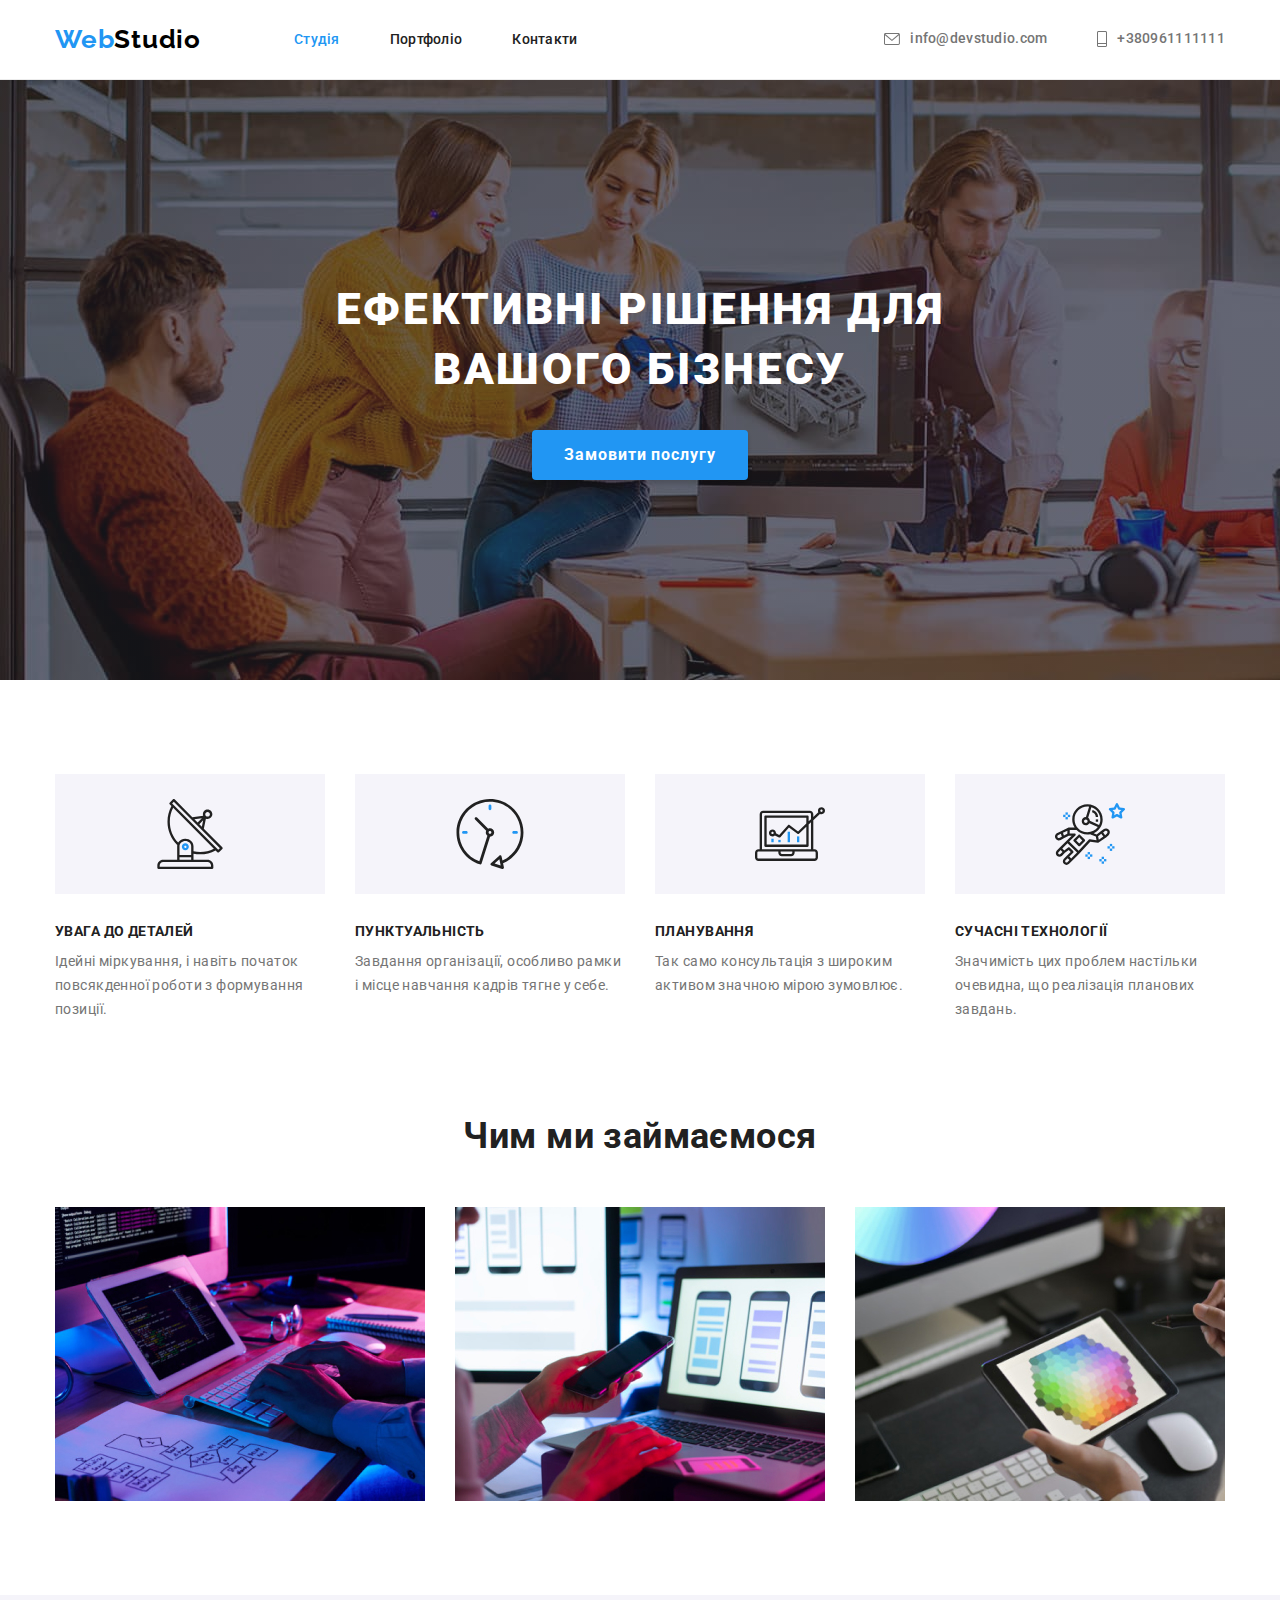
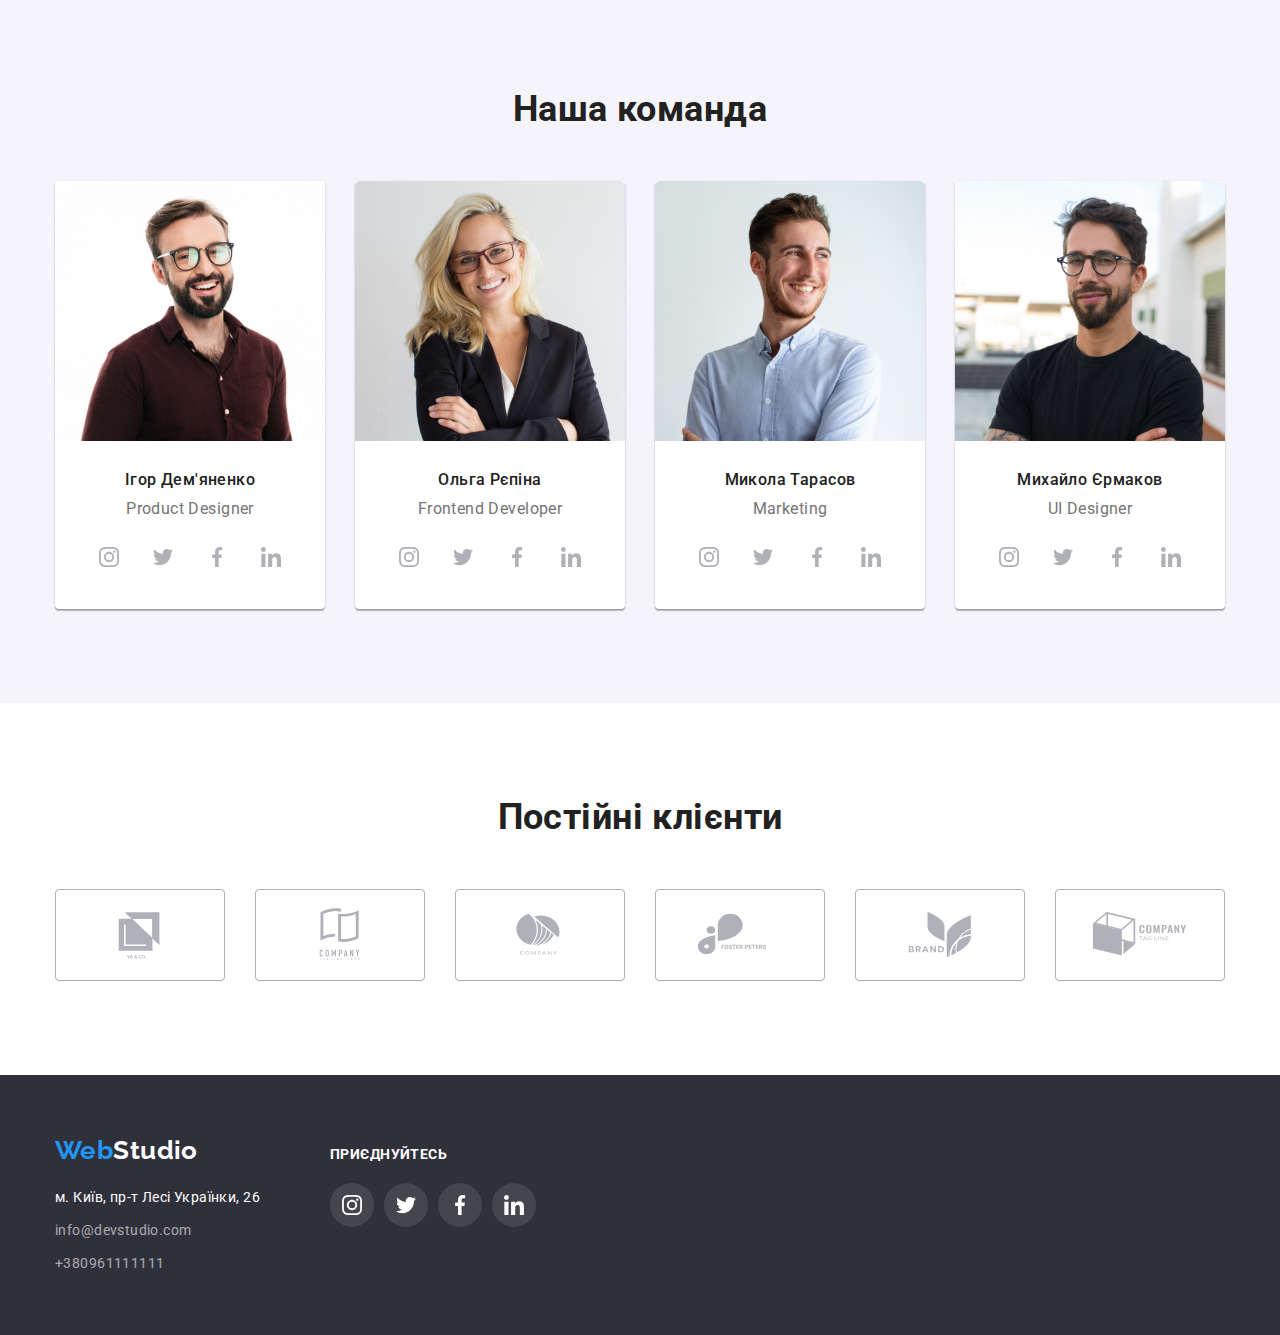
<file: index.html>
<!DOCTYPE html>
<html lang="uk">

<head>
  <meta charset="UTF-8" />
  <meta http-equiv="X-UA-Compatible" content="IE=edge" />
  <meta name="viewport" content="width=device-width, initial-scale=1.0" />
  <title>Головна</title>
  <link rel="preconnect" href="https://fonts.gstatic.com" />
  <link href="https://fonts.googleapis.com/css2?family=Raleway:wght@700&family=Roboto:wght@400;500;700;900&display=swap"
    rel="stylesheet" />
  <link rel="stylesheet"
    href="https://cdnjs.cloudflare.com/ajax/libs/modern-normalize/1.0.0/modern-normalize.min.css" />
  <link rel="stylesheet" href="./css/styles.css">
</head>

<body>
  <!--Header-->
  <header class="header">
    <div class="container">
      <nav class="navigation">
        <a class="logo" href="./index.html">
          <span class="span">Web</span>Studio
        </a>
        <ul class="list header-list">
          <li class="header-item"><a href="./index.html" class="link current">Студія</a></li>
          <li class="header-item"><a href="./portfolio.html" class="link">Портфоліо</a></li>
          <li class="header-item"><a href="#" class="link">Контакти</a></li>
        </ul>
      </nav>
      <div class="header-address">
        <ul class="header-address_group">
          <li><a href="mailto:info@devstudio.com" class="link_address">
              <svg class="icon-header" width="16" height="12">
                <use href="./images/icons/icons.svg#mail"></use>
              </svg>info@devstudio.com</a>
          </li>
          <li><a href="tel:+380961111111" class="link_address">
              <svg class="icon-header" width="10" height="16">
                <use href="./images/icons/icons.svg#phone"></use>
              </svg>+380961111111</a>
          </li>
        </ul>
      </div>
    </div>
  </header>
  <!--content-->
  <main>
    <section class="section-caption section ">
      <div class="container">
        <h1 class="section-slogan">Ефективні рішення для вашого бізнесу</h1>
        <button type="button" class="button">Замовити послугу</button>
      </div>
    </section>
    <section class="benefits section">
      <!--work-->
      <div class="container">
        <h2 class="visually-hidden">Наші особливості</h2>
        <ul class="list-subtitle">
          <li class="list-subtitle_benefits">
            <div class="list-icon">
              <svg class="icon_benefits" width="70" height="70">
                <use href="./images/icons/icons.svg#antenna"></use>
              </svg>
            </div>
            <h3 class="subtitle">Увага до деталей</h3>
            <p class="list">Ідейні міркування, і навіть початок повсякденної роботи з формування позиції.</p>
          </li>
          <li class="list-subtitle_benefits">
            <div class="list-icon">
              <svg class="icon_benefits" width="70" height="70">
                <use href="./images/icons/icons.svg#watch"></use>
              </svg>
            </div>
            <h3 class="subtitle">Пунктуальність</h3>
            <p class="list">Завдання організації, особливо рамки і місце навчання кадрів тягне у себе.</p>
          </li>
          <li class="list-subtitle_benefits">
            <div class="list-icon">
              <svg class="icon_benefits" width="70" height="70">
                <use href="./images/icons/icons.svg#chart"></use>
              </svg>
            </div>
            <h3 class="subtitle">Планування</h3>
            <p class="list">Так само консультація з широким активом значною мірою зумовлює.</p>
          </li>
          <li class="list-subtitle_benefits">
            <div class="list-icon">
              <svg class="icon_benefits" width="70" height="70">
                <use href="./images/icons/icons.svg#astronaut"></use>
              </svg>
            </div>
            <h3 class="subtitle">Сучасні технології</h3>
            <p class="list">Значимість цих проблем настільки очевидна, що реалізація планових завдань.</p>
          </li>
        </ul>
      </div>
    </section>
    <!--details-->
    <section class="section-details section">
      <div class=" container">
        <h2 class="tagline">Чим ми займаємося</h2>
        <ul class="tagline-list">
          <li>
            <img class="img" src="./images/комп.1.jpg" alt="фото людини за роботою" width="370" height="294" />
          </li>
          <li>
            <img class="img" src="./images/комп.2.jpg" alt="фото людини з телефоном" width="370" height="294" />
          </li>
          <li>
            <img class="img" src="./images/комп.3.jpg" alt="фото людини яка обирає колір" width="370" height="294" />
          </li>
        </ul>
      </div>
    </section>
    <!--employee-->
    <section class="section_employee section">
      <div class="container">
        <h2 class="tagline">Наша команда</h2>
        <ul class="list_employee_item">
          <li class="box">
            <img class="img-employee" src=" ./images/Ігор.jpg" alt="фото першого працівника" width="270" height="260" />
            <div class="employee-content">
              <h3 class="list_employee">Ігор Дем'яненко</h3>
              <p class="desc">Product Designer</p>
              <ul class="social-list list">
                <li class="social-list_item">
                  <a class="social-list_link" href="https://instagram.com" target="_blank" rel="noopener noreferrer"
                    aria-label="Instagram">
                    <svg class="icon" width="20" height="20">
                      <use href="./images/icons/icons.svg#instagram"></use>
                    </svg></a>
                </li>
                <li class="social-list_item">
                  <a class="social-list_link" href="https://twitter.com" target="_blank" rel="noopener noreferrer"
                    aria-label="Twitter">
                    <svg class="icon" width="20" height="20">
                      <use href="./images/icons/icons.svg#twitter"></use>
                    </svg>
                  </a>
                </li>
                <li class="social-list_item"><a class="social-list_link" href="https://facebook.com" target="_blank"
                    rel="noopener noreferrer" aria-label="Facebook">
                    <svg class=" icon" width="20" height="20">
                      <use href="./images/icons/icons.svg#facebook"></use>
                    </svg>
                  </a></li>
                <li class="social-list_item"><a class="social-list_link" href="https://linkedin.com" target="_blank"
                    rel="noopener noreferrer" aria-label="LinkedIn">
                    <svg class=" icon" width="20" height="20">
                      <use href="./images/icons/icons.svg#linkedin"></use>
                    </svg>
                  </a>
                </li>
              </ul>
            </div>
          </li>
          <li class="box">
            <img class="img-employee" src=" ./images/Ольга.jpg" alt="фото другого працівника" width="270"
              height="260" />
            <div class="employee-content">
              <h3 class="list_employee">Ольга Рєпіна</h3>
              <p class="desc">Frontend Developer</p>
              <ul class="social-list list">
                <li class="social-list_item"><a class="social-list_link" href="https://instagram.com" target="_blank"
                    rel="noopener noreferrer" aria-label="Instagram">
                    <svg class="icon" width="20" height="20">
                      <use href="./images/icons/icons.svg#instagram"></use>
                    </svg></a></li>
                <li class="social-list_item"><a class="social-list_link" href="https://twitter.com" target="_blank"
                    rel="noopener noreferrer" aria-label="Twitter">
                    <svg class="icon" width="20" height="20">
                      <use href="./images/icons/icons.svg#twitter"></use>
                    </svg>
                  </a></li>
                <li class="social-list_item"><a class="social-list_link" href="https://facebook.com" target="_blank"
                    rel="noopener noreferrer" aria-label="Facebook">
                    <svg class="icon" width="20" height="20">
                      <use href="./images/icons/icons.svg#facebook"></use>
                    </svg>
                  </a></li>
                <li class="social-list_item"><a class="social-list_link" href="https://linkedin.com" target="_blank"
                    rel="noopener noreferrer" aria-label="LinkedIn">
                    <svg class="icon" width="20" height="20">
                      <use href="./images/icons/icons.svg#linkedin"></use>
                    </svg>
                  </a>
                </li>
              </ul>
            </div>
          </li>
          <li class="box">
            <img class="img-employee" src=" ./images/Микола.jpg" alt="фото третього працівника" width="270"
              height="260" />
            <div class="employee-content">
              <h3 class="list_employee">Микола Тарасов</h3>
              <p class="desc">Marketing</p>
              <ul class="social-list list">
                <li class="social-list_item"><a class="social-list_link" href="https://instagram.com" target="_blank"
                    rel="noopener noreferrer" aria-label="Instagram">
                    <svg class="icon" width="20" height="20">
                      <use href="./images/icons/icons.svg#instagram"></use>
                    </svg></a></li>
                <li class="social-list_item"><a class="social-list_link" href="https://twitter.com" target="_blank"
                    rel="noopener noreferrer" aria-label="Twitter">
                    <svg class="icon" width="20" height="20">
                      <use href="./images/icons/icons.svg#twitter"></use>
                    </svg>
                  </a></li>
                <li class="social-list_item"><a class="social-list_link" href="https://facebook.com" target="_blank"
                    rel="noopener noreferrer" aria-label="Facebook">
                    <svg class="icon" width="20" height="20">
                      <use href="./images/icons/icons.svg#facebook"></use>
                    </svg>
                  </a></li>
                <li class="social-list_item"><a class="social-list_link" href="https://linkedin.com" target="_blank"
                    rel="noopener noreferrer" aria-label="LinkedIn">
                    <svg class="icon" width="20" height="20">
                      <use href="./images/icons/icons.svg#linkedin"></use>
                    </svg>
                  </a>
                </li>
              </ul>
            </div>
          </li>
          <li class="box">
            <img class="img-employee" src=" ./images/Михайло.jpg" alt="фото четвертого працівника" width="270"
              height="260" />
            <div class="employee-content">
              <h3 class="list_employee">Михайло Єрмаков</h3>
              <p class="desc">UI Designer</p>
              <ul class="social-list list">
                <li class="social-list_item"><a class="social-list_link" href="https://instagram.com" target="_blank"
                    rel="noopener noreferrer" aria-label="Instagram">
                    <svg class="icon" width="20" height="20">
                      <use href="./images/icons/icons.svg#instagram"></use>
                    </svg>
                  </a>
                </li>
                <li class="social-list_item"><a class="social-list_link" href="https://twitter.com" target="_blank"
                    rel="noopener noreferrer" aria-label="Twitter">
                    <svg class="icon" width="20" height="20">
                      <use href="./images/icons/icons.svg#twitter"></use>
                    </svg>
                  </a></li>
                <li class="social-list_item"><a class="social-list_link" href="https://facebook.com" target="_blank"
                    rel="noopener noreferrer" aria-label="Facebook">
                    <svg class="icon" width="20" height="20">
                      <use href="./images/icons/icons.svg#facebook"></use>
                    </svg>
                  </a></li>
                <li class="social-list_item"><a class="social-list_link" href="https://linkedin.com" target="_blank"
                    rel="noopener noreferrer" aria-label="LinkedIn">
                    <svg class="icon" width="20" height="20">
                      <use href="./images/icons/icons.svg#linkedin"></use>
                    </svg>
                  </a>
                </li>
              </ul>
            </div>
          </li>
        </ul>
      </div>
    </section>
    <!--Clients-->
    <section class="section_clients section">
      <div class="container">
        <h2 class="tagline">Постійні клієнти</h2>
        <ul class="clients-list">
          <li class="clients-list_item"><a class="clients-list_link" href="#">
              <svg class="icon-clients" width="106" height="60">
                <use href="./images/icons/icons.svg#ya-co"></use>
              </svg>
            </a></li>
          <li class="clients-list_item"><a class="clients-list_link" href="">
              <svg class="icon-clients" width="106" height="60">
                <use href="./images/icons/icons.svg#company"></use>
              </svg>
            </a></li>
          <li class="clients-list_item"><a class="clients-list_link" href="">
              <svg class="icon-clients" width="106" height="60">
                <use href="./images/icons/icons.svg#company3"></use>
              </svg>
            </a></li>
          <li class="clients-list_item"><a class="clients-list_link" href="">
              <svg class="icon-clients" width="106" height="60">
                <use href="./images/icons/icons.svg#foster"></use>
              </svg>
            </a></li>
          <li class="clients-list_item"><a class="clients-list_link" href="">
              <svg class="icon-clients" width="106" height="60">
                <use href="./images/icons/icons.svg#brand"></use>
              </svg>
            </a>
          </li>
          <li class="clients-list_item"><a class="clients-list_link" href="">
              <svg class="icon-clients" width="106" height="60">
                <use href="./images/icons/icons.svg#tagline"></use>
              </svg>
            </a>
          </li>
        </ul>
      </div>
    </section>
  </main>
  <!-- footer-->
  <footer class="footer">
    <div class="container">
      <div>
        <a class="logo-footer" href="./index.html">
          Web<span class="span-footer">Studio</span>
        </a>
        <address class="address-footer">
          <ul>
            <li class="adress-item">
              <a href="http://google.com" target="_blank" rel="noopener noreferrer nofallow" class="footer-address">м.
                Київ,
                пр-т
                Лесі
                Українки,
                26</a>
            </li>
            <li class="adress-item">
              <a href="mailto:info@devstudio.com" class="footer-address_contact">info@devstudio.com</a>
            </li>
            <li class="adress-item">
              <a href="tel:+380961111111" class="footer-address_contact">+380961111111</a>
            </li>
          </ul>
        </address>
      </div>
      <div class="footer-container-slogan">
        <p class="footer-social">Приєднуйтесь</p>
        <ul class="footer-social-list">
          <li class="footer-social-list_item"><a class="footer-social-link" href="https://instagram.com" target="_blank"
              rel="noopener noreferrer" aria-label="Instagram">
              <svg class="icon-footer" width="20" height="20">
                <use href="./images/icons/icons.svg#instagram"></use>
              </svg>
            </a>
          </li>
          <li class="footer-social-list_item"><a class="footer-social-link" href="https://twitter.com" target="_blank"
              rel="noopener noreferrer" aria-label="Twitter">
              <svg class="icon-footer" width="20" height="20">
                <use href="./images/icons/icons.svg#twitter"></use>
              </svg>
            </a>
          </li>
          <li class="footer-social-list_item"><a class="footer-social-link" href="https://facebook.com" target="_blank"
              rel="noopener noreferrer" aria-label="Facebook">
              <svg class="icon-footer" width="20" height="20">
                <use href="./images/icons/icons.svg#facebook"></use>
              </svg>
            </a>
          </li>
          <li class="footer-social-list_item"><a class="footer-social-link" href="https://linkedin.com" target="_blank"
              rel="noopener noreferrer" aria-label="LinkedIn">
              <svg class="icon-footer" width="20" height="20">
                <use href="./images/icons/icons.svg#linkedin"></use>
              </svg>
            </a>
          </li>
        </ul>
      </div>
    </div>
  </footer>
</body>

</html>
</file>
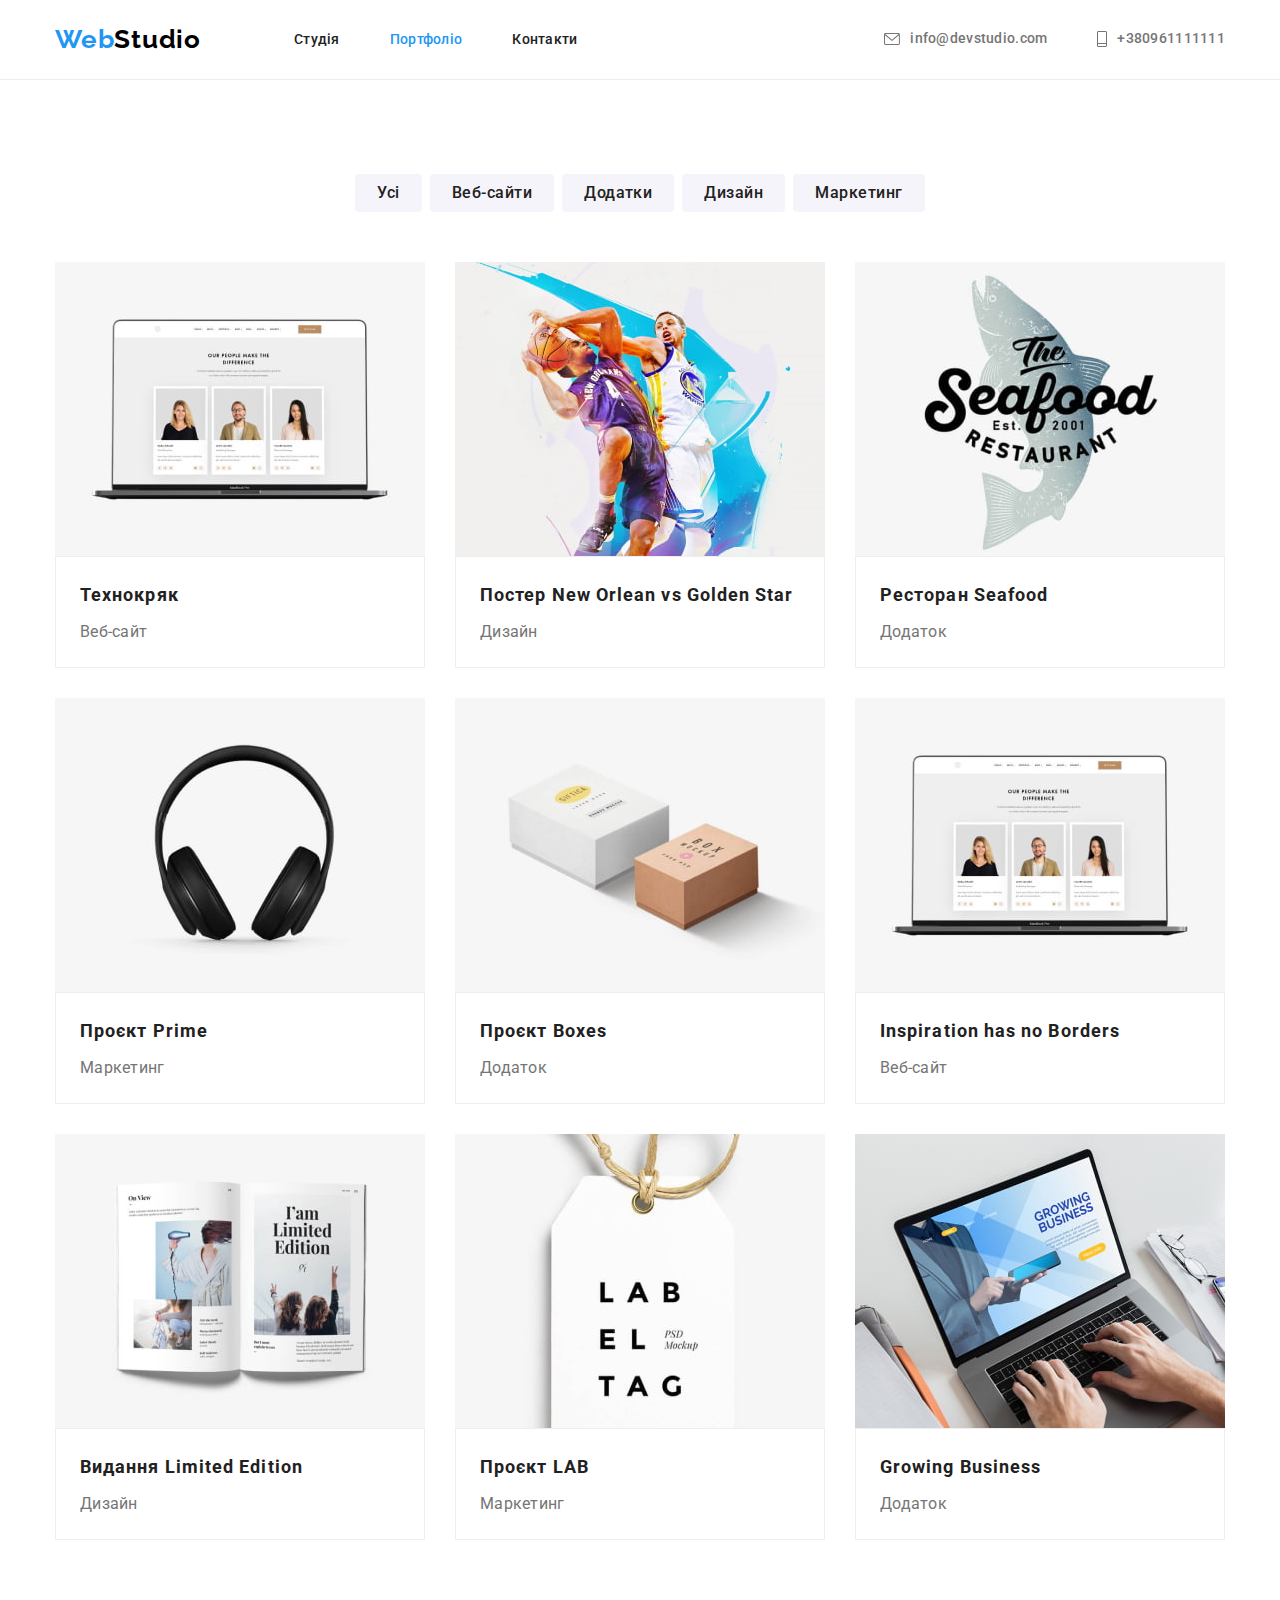
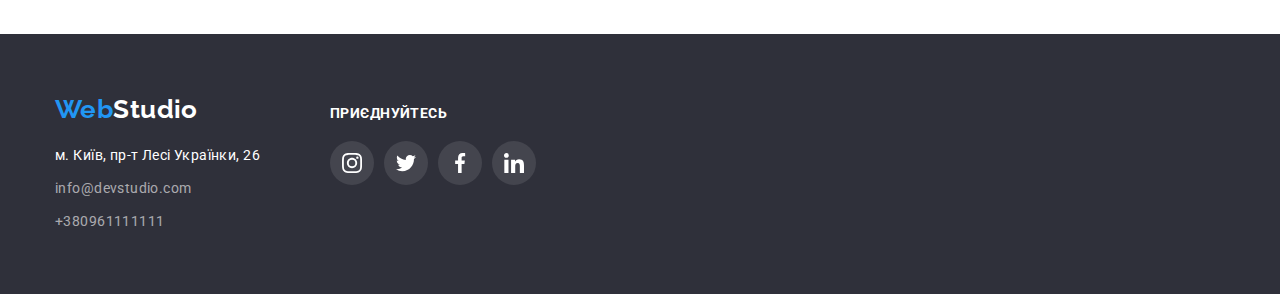
<file: portfolio.html>
<!DOCTYPE html>
<html lang="uk">

<head>
    <meta charset="UTF-8">
    <meta http-equiv="X-UA-Compatible" content="IE=edge">
    <meta name="viewport" content="width=device-width, initial-scale=1.0">
    <title>Портфоліо</title>
    <link rel="preconnect" href="https://fonts.gstatic.com" />
    <link
        href="https://fonts.googleapis.com/css2?family=Raleway:wght@700&family=Roboto:wght@400;500;700;900&display=swap"
        rel="stylesheet" />
    <link rel="stylesheet"
        href="https://cdnjs.cloudflare.com/ajax/libs/modern-normalize/1.0.0/modern-normalize.min.css" />
    <link rel="stylesheet" href="./css/styles.css">
</head>

<body>
    <!--Header-->
    <header class="header">
        <div class="container">
            <nav class="navigation">
                <a class="logo" href="./index.html">
                    <span class="span">Web</span>Studio
                </a>
                <ul class="list header-list">
                    <li class="header-item"><a href="./index.html" class="link">Студія</a></li>
                    <li class="header-item"><a href="./portfolio.html" class="link current">Портфоліо</a></li>
                    <li class="header-item"><a href="#" class="link ">Контакти</a></li>
                </ul>
            </nav>
            <div class="header-address">
                <ul class="header-address_group">
                    <li><a href="mailto:info@devstudio.com" class="link_address">
                            <svg class="icon-header" width="16" height="12">
                                <use href="./images/icons/icons.svg#mail"></use>
                            </svg>
                            info@devstudio.com</a>
                    </li>
                    <li><a href="tel:+380961111111" class="link_address">
                            <svg class="icon-header" width="10" height="16">
                                <use href="./images/icons/icons.svg#phone"></use>
                            </svg>+380961111111</a>
                    </li>
                </ul>
            </div>
        </div>
    </header>
    <main>
        <section class="section-portfolio section">
            <div class="container">
                <h1 class="visually-hidden">Портфоліо</h1>
                <ul class="list_button_portfolio">
                    <li class="list-navigation">
                        <button type="button" class="button-portfolio">Усі</button>
                    </li>
                    <li class="list-navigation">
                        <button type="button" class="button-portfolio">Веб-сайти</button>
                    </li>
                    <li class="list-navigation">
                        <button type="button" class="button-portfolio">Додатки</button>
                    </li>
                    <li class="list-navigation">
                        <button type="button" class="button-portfolio">Дизайн</button>
                    </li>
                    <li class="list-navigation">
                        <button type="button" class="button-portfolio">Маркетинг</button>
                    </li>
                </ul>
                <ul class="list_items_main">
                    <li class="items_main">
                        <a class="portfolio-photo_link link" href="#">
                            <img src="./images/екран.jpg" alt="відкритий екран веб сайту із списком працівників"
                                width="370" height="294">
                            <div class="list-navigation-portfolio">
                                <h2 class="title">Технокряк</h2>
                                <p class="title_text">Веб-сайт</p>
                            </div>
                        </a>
                    </li>
                    <li class="items_main">
                        <a class="portfolio-photo_link link" href="#">
                            <img src="./images/баскетбол.jpg" alt="двоє хлопців грає баскетбол" width="370"
                                height="294" />
                            <div class="list-navigation-portfolio">
                                <h2 class="title">Постер New Orlean vs Golden Star</h2>
                                <p class="title_text">Дизайн</p>
                            </div>
                        </a>
                    </li>
                    <li class="items_main">
                        <a class="portfolio-photo_link link" href="#">
                            <img src="./images/емблема.jpg" alt="емблема ресторану" width="370" height="294" />
                            <div class="list-navigation-portfolio">
                                <h2 class="title">Ресторан Seafood</h2>
                                <p class="title_text">Додаток</p>
                            </div>
                        </a>
                    </li>
                    <li class="items_main">
                        <a class="portfolio-photo_link link" href="#">
                            <img src="./images/наушники.jpg" alt="вигляд наушників" width="370" height="294" />
                            <div class="list-navigation-portfolio">
                                <h2 class="title">Проєкт Prime</h2>
                                <p class="title_text">Маркетинг</p>
                            </div>
                        </a>
                    </li>
                    <li class="items_main">
                        <a class="portfolio-photo_link link" href="#">
                            <img src="./images/збірки.jpg" alt="дві збірки боксів" width="370" height="294" />
                            <div class="list-navigation-portfolio">
                                <h2 class="title">Проєкт Boxes</h2>
                                <p class="title_text">Додаток</p>
                            </div>
                        </a>
                    </li>
                    <li class="items_main">
                        <a class="portfolio-photo_link link" href="#">
                            <img src="./images/екран.jpg" alt="екран пк" width="370" height="294" />
                            <div class="list-navigation-portfolio">
                                <h2 class="title">Inspiration has no Borders</h2>
                                <p class="title_text">Веб-сайт</p>
                            </div>
                        </a>

                    </li>
                    <li class="items_main">
                        <a class="portfolio-photo_link link" href="#">
                            <img src="./images/книги.jpg" alt="відкрита сторінка книги" width="370" height="294" />
                            <div class="list-navigation-portfolio">
                                <h2 class="title">Видання Limited Edition</h2>
                                <p class="title_text">Дизайн</p>
                            </div>
                        </a>
                    </li>
                    <li class="items_main">
                        <a class="portfolio-photo_link link" href="#">
                            <img src="./images/ярлик.jpg" alt="ярлик з назвою проєкту" width="370" height="294" />
                            <div class="list-navigation-portfolio">
                                <h2 class="title">Проєкт LAB</h2>
                                <p class="title_text">Маркетинг</p>
                            </div>
                        </a>
                    </li>
                    <li class="items_main">
                        <a class="portfolio-photo_link link" href="#">
                            <img src="./images/ноутбук.jpg" alt="людина працює за ноутбуком" width="370" height="294" />
                            <div class="list-navigation-portfolio">
                                <h2 class="title">Growing Business</h2>
                                <p class="title_text">Додаток</p>
                            </div>
                        </a>
                    </li>
                </ul>
            </div>
        </section>
    </main>
    <!-- footer-->
    <footer class="footer">
        <div class="container">
            <div>
                <a class="logo-footer" href="./index.html">
                    Web<span class="span-footer">Studio</span>
                </a>
                <address class="address-footer">
                    <ul>
                        <li class="adress-item">
                            <a href="http://google.com" target="_blank" rel="noopener noreferrer nofallow"
                                class="footer-address">м.
                                Київ,
                                пр-т
                                Лесі
                                Українки,
                                26</a>
                        </li>
                        <li class="adress-item">
                            <a href="mailto:info@devstudio.com" class="footer-address_contact">info@devstudio.com</a>
                        </li>
                        <li class="adress-item">
                            <a href="tel:+380961111111" class="footer-address_contact">+380961111111</a>
                        </li>
                    </ul>
                </address>
            </div>
            <div class="footer-container-slogan">
                <p class="footer-social">Приєднуйтесь</p>
                <ul class="footer-social-list">
                    <li class="footer-social-list_item"><a class="footer-social-link" href="https://instagram.com"
                            target="_blank" rel="noopener noreferrer" aria-label="Instagram">
                            <svg class="icon-footer" width="20" height="20">
                                <use href="./images/icons/icons.svg#instagram"></use>
                            </svg>
                        </a>
                    </li>
                    <li class="footer-social-list_item"><a class="footer-social-link" href="https://twitter.com"
                            target="_blank" rel="noopener noreferrer" aria-label="Twitter">
                            <svg class="icon-footer" width="20" height="20">
                                <use href="./images/icons/icons.svg#twitter"></use>
                            </svg>
                        </a>
                    </li>
                    <li class="footer-social-list_item"><a class="footer-social-link" href="https://facebook.com"
                            target="_blank" rel="noopener noreferrer" aria-label="Facebook">
                            <svg class="icon-footer" width="20" height="20">
                                <use href="./images/icons/icons.svg#facebook"></use>
                            </svg>
                        </a>
                    </li>
                    <li class="footer-social-list_item"><a class="footer-social-link" href="https://linkedin.com"
                            target="_blank" rel="noopener noreferrer" aria-label="LinkedIn">
                            <svg class="icon-footer" width="20" height="20">
                                <use href="./images/icons/icons.svg#linkedin"></use>
                            </svg>
                        </a>
                    </li>
                </ul>
            </div>
        </div>
    </footer>
</body>

</html>
</file>
<file: css/styles.css>
:root {
    --main-color-grey: #757575;
    --secondary-color-black: #212121;
    --third-color-white: #FFFFFF;
    --fourth-color-blue: #2196F3;
    --fifth-color: #EEEEEE;
    --sixth-color: #000000;
    --seventh-color: #F5F4FA;
    --eighth-color: #FFFFFF99;
    --ninth-color: #2F303A;
    --tenth-color: #ECECEC;
    --eleventh-color: #AFB1B8;
    --list_items_main-gap: 30px;
   
}

body {
    font-family: 'Roboto', sans-serif;
    background: var(--third-color-white);
    color: var(--main-color-grey);
    font-size: 14px;
    letter-spacing: 0.03em;

}

li {
    list-style-type: none;
}

ul,
ol {
    margin: 0;
    padding: 0;
}

h1,
h2,
h3,
h4,
h5,
h6,
p {
    margin: 0;
}

img {
    display: block;
    max-width: 100%;
    height: auto;
}
address {
    font-style: normal;
}
button {
    display: block;
    cursor: pointer;
    border: none;
    border-radius: 4px;
}
.section {
    padding-top: 94px;
    padding-bottom: 94px;
}
.container {
    width: 1200px;
    margin: 0 auto;
    padding: 0 15px;
}
.list {
    list-style: none;
    padding-left: 0;
    margin: 0;
    line-height: 1.71;
}
.link {
    text-decoration: none;
}
.header {
    padding-top: 24px;
    padding-bottom: 24px;
    border-bottom-width: 1px;
    border-bottom-style: solid;
    border-bottom-color: var(--tenth-color);
}
.header .container {
    display: flex;
    align-items: center;
}

.navigation {
    display: flex;
    align-items: center;
}

.logo {
    font-family: 'Raleway';
    font-weight: 700;
    font-size: 26px;
    line-height: 1.19;
    letter-spacing: 0.03em;
    text-decoration: none;
    color: var(--sixth-color);
    margin-right: 93px;
}

.span {
    color: var(--fourth-color-blue);
}

.header-list {
    display: flex;
    gap: 50px;
}

.header-item {
    display: block;
}

.link,
.link_address {
    text-decoration: none;
    font-weight: 500;
    line-height: 1.14;
    letter-spacing: 0.02em;
    color: var(--secondary-color-black);
}

.link:hover,
.link_address:hover,
.link:focus,
.link_address:focus {
    color: var(--fourth-color-blue);
}

.current {
    color: var(--fourth-color-blue);
}
.header-address {
    margin-left: auto;
}
.header-address_group {
    display: flex;
    gap: 50px;
}

.link_address {
    font-style: normal;
    text-decoration: none;
    color: var(--main-color-grey);
    display: flex;
    align-items: center;
 
}
.icon-header {
    fill: currentColor;
    margin-right: 10px;
}

.section-caption {
   
    max-width: 1600px;
    height: 600px;
    margin-left: auto;
    margin-right: auto;
    background: var(--ninth-color);
    background-image: linear-gradient(to right,
    rgba(47, 48, 58, 0.4),
    rgba(47, 48, 58, 0.4)
    ),
    url('../images/fon.jpg');
    background-repeat: no-repeat;
    background-size: cover;
    padding: 200px 0;
}

.section-caption .section-slogan {
    margin-left: auto;
    margin-right: auto;
    margin-bottom: 30px;
    width: 696px;
}

.section-slogan {
    font-weight: 900;
    font-size: 44px;
    line-height: 1.36;
    text-align: center;
    letter-spacing: 0.06em;
    text-transform: uppercase;
    color: var(--third-color-white);
    margin-bottom: 40px;
}

.button {
    cursor: pointer;
    font-weight: 700;
    font-size: 16px;
    line-height: 1.87;
    display: block;
    align-items: center;
    text-align: center;
    letter-spacing: 0.06em;
    color: var(--third-color-white);
    background: var(--fourth-color-blue);
    box-shadow: 0px 4px 4px rgba(0, 0, 0, 0.15);
    border-radius: 4px;
    margin: 0 auto;
    border: none;
    padding: 10px 32px;
}

.benefits {
    padding: 94px 0;
}

.visually-hidden {
    position: absolute;
    width: 1px;
    height: 1px;
    margin: -1px;
    border: 0;
    padding: 0;
    white-space: nowrap;
    clip-path: inset(100%);
    clip: rect(0 0 0 0);
    overflow: hidden;
}

.list-subtitle {
    display: flex;
    gap: 30px;
}
.list-icon {
    display: flex;
    background-color: var(--seventh-color);
    align-items: center;
    justify-content: center;
    width: 270px;
    height: 120px;
    margin-bottom: 30px;
}
.subtitle {
    font-weight: 700;
    line-height: 1.14;
    text-transform: uppercase;
    color: var(--secondary-color-black);
    font-size: 14px;
    margin-bottom: 10px;
}
.section-details {
    padding-top: 0;
}
.section_employee {
    padding-top: 94px 0;
}

.tagline {
    font-weight: 700;
    font-size: 36px;
    line-height: 1.16;
    text-align: center;
    color: var(--secondary-color-black);
    margin-bottom: 50px;
}
.clients-list {
    display: flex;
    gap: 30px;
    

}
.icon-clients {
    fill: currentColor;
}
.clients-list_link{
   display: flex;
   border: 1px solid var(--eleventh-color);
   color: var(--eleventh-color);
   border-radius: 4px;
   align-items: center;
   justify-content: center;
   width: 170px;
    height: 92px;
}
.clients-list_link:hover,
.clients-list_link:focus{
    color:var(--fourth-color-blue);
    border-color: var(--fourth-color-blue);

}
.tagline-list {
    display: flex;
    gap: 30px;
}

.section_employee {
    background: var(--seventh-color);
}

.list_employee_item {
    display: flex;
    gap: 30px;
}

.box {
    background: var(--third-color-white);
    box-shadow: 0px 1px 3px rgba(0, 0, 0, 0.12),
     0px 1px 1px rgba(0, 0, 0, 0.14), 
     0px 2px 1px rgba(0, 0, 0, 0.2);
    border-radius: 0px 0px 4px 4px;
}

.img-employee {
    border-top-right-radius: 5px;
    border-top-left-radius: 5px;
}

.employee-content {
    padding-top: 30px;
    padding-bottom: 30px;}
    

.list_employee {
    font-weight: 500;
    font-size: 16px;
    line-height: 1.18;
    text-align: center;
    color: var(--secondary-color-black);
    margin-bottom: 10px;
}

.desc {
    font-size: 16px;
    line-height: 1.18;
    text-align: center;
    margin-bottom: 16px;
}
.social-list {
    display: flex;
    justify-content: center;
    gap: 10px;
    
}
.social-list_link {
    display: flex;
    align-items: center;
    justify-content: center;
    width: 44px;
    height: 44px;
    color: var(--eleventh-color);
    border-radius: 50%;
}
.social-list_link:hover,
.social-list_link:focus {
    color: var(--third-color-white);
    background-color: var(--fourth-color-blue);
}
.icon {
    fill: currentColor;
}

.section-portfolio {
    padding: 94px 0;
}
.list_button_portfolio {
    display: flex;
    justify-content: center;
    column-gap: 8px;
    margin-bottom: 50px;
}

.list-navigation {
    text-align: center;
}

.button-portfolio {
    font-weight: 500;
    font-size: 16px;
    color: var(--secondary-color-black);
    background-color: var(--seventh-color);
    line-height: 1.62;
    text-align: center;
    align-items: center;
    text-decoration: none;
    margin: 0 auto;
    display: block;
    cursor: pointer;
    padding: 6px 22px;
    border: none;
    border-radius: 4px;
    overflow: hidden;
    letter-spacing: 0.03em;
    transition: color 250ms cubic-bezier(0.4, 0, 0.2, 1);

}

.button-portfolio.current,
.button-portfolio:hover,
.button-portfolio:focus {
    background-color: var(--fourth-color-blue);
    color: var(--third-color-white);
    filter: drop-shadow(0px 4px 4px rgba(0, 0, 0, 0.25));
    box-shadow: 0px 3px 1px rgba(0, 0, 0, 0.1), 0px 1px 2px rgba(0, 0, 0, 0.08),
        0px 2px 2px rgba(0, 0, 0, 0.12);
}

.list_items_main {
    display: flex;
    flex-wrap: wrap;
    margin-top: calc(-1 * var(--list_items_main-gap));
    margin-left: calc(-1 * var(--list_items_main-gap));
    cursor: pointer;
}
.portfolio-photo_link{
    display: block;
}
.portfolio-photo_link:hover,
.portfolio-photo_link:focus {
    box-shadow: 0px 1px 1px rgba(0, 0, 0, 0.12),
     0px 4px 4px rgba(0, 0, 0, 0.06), 
     1px 4px 6px rgba(0, 0, 0, 0.16);
    outline: none;
}

.list_items_main>.items_main {
    flex-basis: calc(100% /3 - var(--list_items_main-gap));
    margin-left: var(--list_items_main-gap);
    margin-top: var(--list_items_main-gap);
}
.items_main {
    width: 370px;
}
.list-navigation-portfolio {
    padding-top: 20px;
    padding-right: 24px;
    padding-bottom: 20px;
    padding-left: 24px;
    border: 1px solid var(--fifth-color);
}

.title {
    font-weight: 700;
    font-size: 18px;
    line-height: 2;
    letter-spacing: 0.06em;
    color: var(--secondary-color-black);
    margin-bottom: 4px;
}

.title_text {
    font-weight: 400;
    font-size: 16px;
    line-height: 1.87;
    color: var(--main-color-grey);
}

.footer {
    background: var(--ninth-color);
    padding-top: 60px;
    padding-bottom: 60px;
}
.footer .container {
    display: flex;
    align-items: baseline;
}
.footer-container-slogan{
    margin-left: 70px;
}

.logo-footer {
    font-family: 'Raleway';
    font-weight: 700;
    font-size: 26px;
    line-height: 1.19;
    text-decoration: none;
    color: var(--fourth-color-blue);
}

.span-footer {
    font-weight: 700;
    font-size: 26px;
    line-height: 1.19;
    color: var(--third-color-white);
}

.address-footer {
    margin-top: 20px;
}

.adress-item:not(:last-child) {
    margin-bottom: 9px;
}

.footer-address {
    color: var(--third-color-white);
}

.footer-address_contact {
    line-height: 1.71;
    color: rgba(255, 255, 255, 0.6);
}

.footer-address,
.footer-address_contact {
    font-style: normal;
    text-decoration: none;
    line-height: 1.71;
}

.footer-address_contact:hover,
.footer-address_contact:focus {
    color: var(--fourth-color-blue);
}
.footer-social-list {
    display: flex;
    gap: 10px;
}
.footer-social {
        font-weight: 700;
        line-height: 1.14;
        letter-spacing: 0.03em;
        text-transform: uppercase;
        color:var(--third-color-white);
        margin-bottom: 20px;
}
.footer-social-link {
    display: flex;
    align-items: center;
    justify-content: center;
    width: 44px;
    height: 44px;
    color: var(--third-color-white);
    border-radius: 50%;
    background-color: rgba(255, 255, 255, 0.1);
    }

.footer-social-link:hover,
.footer-social-link:focus {
    color: var(--third-color-white);
    background-color: var(--fourth-color-blue);
}



.icon-footer {
    fill: currentColor;
}
</file>
